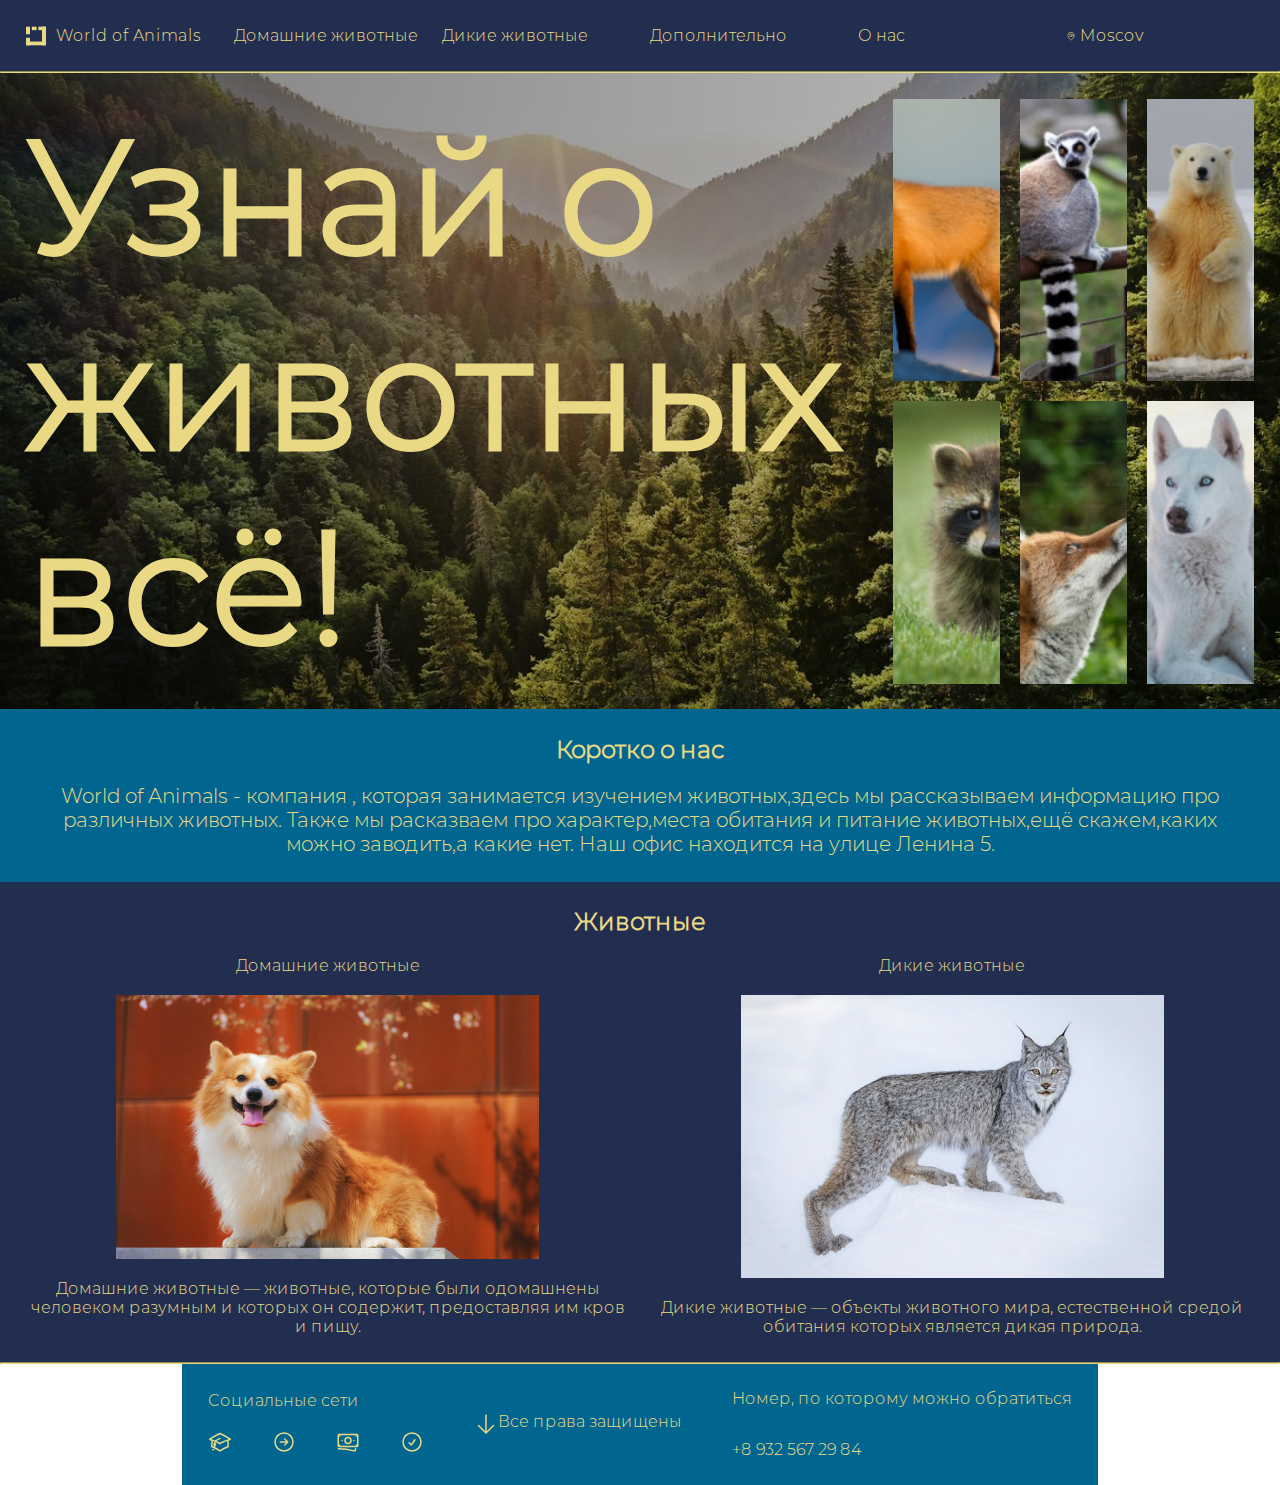
<file: index.html>
<!DOCTYPE html>
<html lang="en">
<head>
    <meta charset="UTF-8">
    <meta name="viewport" content="width=device-width, initial-scale=1.0">
    <title>World of Animals</title>
    <link rel="stylesheet" href="css/style.css">
</head>
<body>
    <header>
        <nav>
            <ul>
                <li><a href="index.html"><img src="images/logo.svg" alt="">World of Animals</a></li>
                <li><a href="page.html">Домашние животные</a></li>
                <li><a href="pagewild.html">Дикие животные</a></li>
                <li><a href="pagedop.html">Дополнительно</a></li>
                <li><a href="#">О нас</a></li>
                <li><a href="#"><svg xmlns="http://www.w3.org/2000/svg" fill="none" viewBox="0 0 24 24" stroke-width="1.5" stroke="currentColor" class="w-6 h-6">
                    <path stroke-linecap="round" stroke-linejoin="round" d="M15 10.5a3 3 0 1 1-6 0 3 3 0 0 1 6 0Z" />
                    <path stroke-linecap="round" stroke-linejoin="round" d="M19.5 10.5c0 7.142-7.5 11.25-7.5 11.25S4.5 17.642 4.5 10.5a7.5 7.5 0 1 1 15 0Z" />
                </svg>
                Moscov
                </a></li>
            </ul>
        </nav>
        <div class="burger">
            <svg xmlns="http://www.w3.org/2000/svg" fill="none" viewBox="0 0 24 24" stroke-width="1.5" stroke="currentColor" class="w-6 h-6">
                <path stroke-linecap="round" stroke-linejoin="round" d="M3.75 6.75h16.5M3.75 12h16.5m-16.5 5.25h16.5" />
            </svg>
        </div>
    </header>
    <section class="offset">
        <nav>
            <svg xmlns="http://www.w3.org/2000/svg" fill="none" viewBox="0 0 24 24" stroke-width="1.5" stroke="currentColor" class="w-6 h-6">
                <path stroke-linecap="round" stroke-linejoin="round" d="M6 18 18 6M6 6l12 12" />
            </svg>
            <ul>
                <li><a href="index.html"><img src="images/logo.svg" alt="">World of Animals</a></li>
                <li><a href="page.html">Домашние животные</a></li>
                <li><a href="pagewild.html">Дикие животные</a></li>
                <li><a href="pagedop.html">Дополнительно</a></li>
                <li><a href="#">О нас</a></li>
                <li><a href="#"><svg xmlns="http://www.w3.org/2000/svg" fill="none" viewBox="0 0 24 24" stroke-width="1.5" stroke="currentColor" class="w-6 h-6">
                    <path stroke-linecap="round" stroke-linejoin="round" d="M15 10.5a3 3 0 1 1-6 0 3 3 0 0 1 6 0Z" />
                    <path stroke-linecap="round" stroke-linejoin="round" d="M19.5 10.5c0 7.142-7.5 11.25-7.5 11.25S4.5 17.642 4.5 10.5a7.5 7.5 0 1 1 15 0Z" />
                </svg>
                Moscov
                </a></li>
            </ul>
        </nav>
    </section>
    <hr>
    <main>
        <section class="worldAnimal">
            <div class="left">
                <h1>Узнай о животных всё!</h1>
            </div>
            <div class="right">
                <img src="images/fox.jpg" alt="">
                <img src="images/lemur.jpg" alt="">
                <img src="images/whitebear.jpg" alt="">
                <img src="images/raccoon.jpg" alt="">
                <img src="images/foxes.jpg" alt="">
                <img src="images/whitewolf.jpg" alt="">
            </div>
        </section>
        <section class="short">
            <span>Коротко о нас</span>
            <p>World of Animals - компания , которая занимается изучением животных,здесь мы рассказываем информацию про различных животных.
                Также мы расказваем про характер,места обитания и питание животных,ещё скажем,каких можно заводить,а какие нет.
                Наш офис находится на улице Ленина 5.
            </p>
        </section>
        <section class="houseSauvages">
            <h2>Животные</h2>
            <div>
                <div class="left">
                    <span>Домашние животные</span>
                    <img src="images/dog.jpg" alt="">
                    <p>Домашние животные — животные, которые были одомашнены человеком разумным и которых он содержит, предоставляя им кров и пищу.</p>
                </div>
                <div class="right">
                    <span>Дикие животные</span>
                    <img src="images/lynx.jpg" alt="">
                    <p>Дикие животные — объекты животного мира, естественной средой обитания которых является дикая природа.</p>
                </div>
            </div>
        </section>
    </main>
    <hr>
    <footer>
        <div class="left">
            <span>Социальные сети</span>
            <ul>
                <li>
                    <a href="vk.com">
                        <svg xmlns="http://www.w3.org/2000/svg" fill="none" viewBox="0 0 24 24" stroke-width="1.5" stroke="currentColor" class="w-6 h-6">
                            <path stroke-linecap="round" stroke-linejoin="round" d="M4.26 10.147a60.438 60.438 0 0 0-.491 6.347A48.62 48.62 0 0 1 12 20.904a48.62 48.62 0 0 1 8.232-4.41 60.46 60.46 0 0 0-.491-6.347m-15.482 0a50.636 50.636 0 0 0-2.658-.813A59.906 59.906 0 0 1 12 3.493a59.903 59.903 0 0 1 10.399 5.84c-.896.248-1.783.52-2.658.814m-15.482 0A50.717 50.717 0 0 1 12 13.489a50.702 50.702 0 0 1 7.74-3.342M6.75 15a.75.75 0 1 0 0-1.5.75.75 0 0 0 0 1.5Zm0 0v-3.675A55.378 55.378 0 0 1 12 8.443m-7.007 11.55A5.981 5.981 0 0 0 6.75 15.75v-1.5" />
                        </svg>
                    </a>
                </li>
                <li>
                    <a href="youtube.com">
                        <svg xmlns="http://www.w3.org/2000/svg" fill="none" viewBox="0 0 24 24" stroke-width="1.5" stroke="currentColor" class="w-6 h-6">
                            <path stroke-linecap="round" stroke-linejoin="round" d="m12.75 15 3-3m0 0-3-3m3 3h-7.5M21 12a9 9 0 1 1-18 0 9 9 0 0 1 18 0Z" />
                        </svg>
                    </a>
                </li>
                <li>
                    <a href="github.com">
                        <svg xmlns="http://www.w3.org/2000/svg" fill="none" viewBox="0 0 24 24" stroke-width="1.5" stroke="currentColor" class="w-6 h-6">
                            <path stroke-linecap="round" stroke-linejoin="round" d="M2.25 18.75a60.07 60.07 0 0 1 15.797 2.101c.727.198 1.453-.342 1.453-1.096V18.75M3.75 4.5v.75A.75.75 0 0 1 3 6h-.75m0 0v-.375c0-.621.504-1.125 1.125-1.125H20.25M2.25 6v9m18-10.5v.75c0 .414.336.75.75.75h.75m-1.5-1.5h.375c.621 0 1.125.504 1.125 1.125v9.75c0 .621-.504 1.125-1.125 1.125h-.375m1.5-1.5H21a.75.75 0 0 0-.75.75v.75m0 0H3.75m0 0h-.375a1.125 1.125 0 0 1-1.125-1.125V15m1.5 1.5v-.75A.75.75 0 0 0 3 15h-.75M15 10.5a3 3 0 1 1-6 0 3 3 0 0 1 6 0Zm3 0h.008v.008H18V10.5Zm-12 0h.008v.008H6V10.5Z" />
                        </svg>
                    </a>
                </li>
                <li>
                    <a href="telegram.com">
                        <svg xmlns="http://www.w3.org/2000/svg" fill="none" viewBox="0 0 24 24" stroke-width="1.5" stroke="currentColor" class="w-6 h-6">
                            <path stroke-linecap="round" stroke-linejoin="round" d="M9 12.75 11.25 15 15 9.75M21 12a9 9 0 1 1-18 0 9 9 0 0 1 18 0Z" />
                        </svg>
                    </a>
                </li>
            </ul>
        </div>
        <div class="center">
            <svg xmlns="http://www.w3.org/2000/svg" fill="none" viewBox="0 0 24 24" stroke-width="1.5" stroke="currentColor" class="w-6 h-6">
                <path stroke-linecap="round" stroke-linejoin="round" d="M19.5 13.5 12 21m0 0-7.5-7.5M12 21V3" />
            </svg>
            <span>Все права защищены</span>
        </div>
        <div class="end">
            <span>Номер, по которому можно обратиться</span>
            <p>+8 932 567 29 84</p>
        </div>
    </footer>
    <script src="js/app.js"></script>
</body>
</html>
</file>
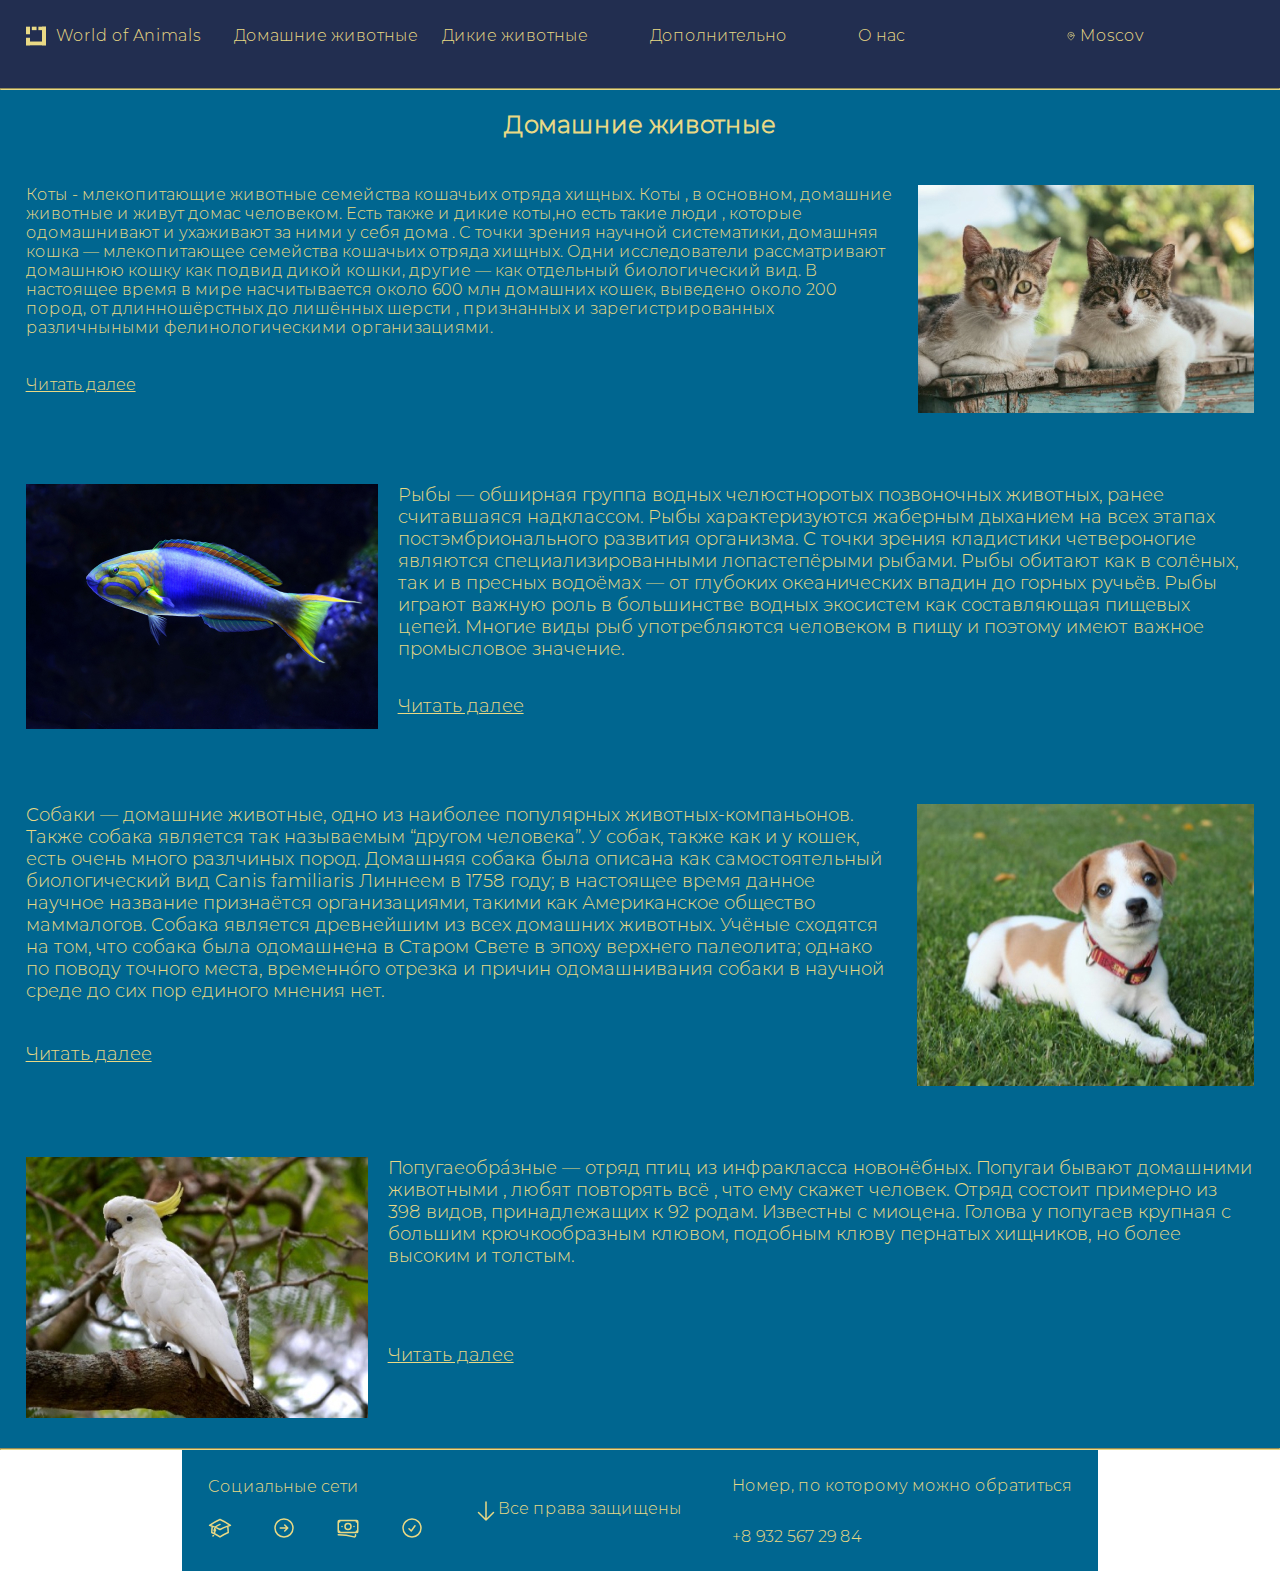
<file: page.html>
<!DOCTYPE html>
<html lang="en">
<head>
    <meta charset="UTF-8">
    <meta name="viewport" content="width=device-width, initial-scale=1.0">
    <title>Document</title>
    <link rel="stylesheet" href="css/page.css">
</head>
<body>
    <header>
        <nav>
            <ul>
                <li><a href="index.html"><img src="images/logo.svg" alt="">World of Animals</a></li>
                <li><a href="page.html">Домашние животные</a></li>
                <li><a href="pagewild.html">Дикие животные</a></li>
                <li><a href="pagedop.html">Дополнительно</a></li>
                <li><a href="#">О нас</a></li>
                <li><a href="#"><svg xmlns="http://www.w3.org/2000/svg" fill="none" viewBox="0 0 24 24" stroke-width="1.5" stroke="currentColor" class="w-6 h-6">
                    <path stroke-linecap="round" stroke-linejoin="round" d="M15 10.5a3 3 0 1 1-6 0 3 3 0 0 1 6 0Z" />
                    <path stroke-linecap="round" stroke-linejoin="round" d="M19.5 10.5c0 7.142-7.5 11.25-7.5 11.25S4.5 17.642 4.5 10.5a7.5 7.5 0 1 1 15 0Z" />
                </svg>
                Moscov
                </a></li>
            </ul>
        </nav>
        <div class="burger">
            <svg xmlns="http://www.w3.org/2000/svg" fill="none" viewBox="0 0 24 24" stroke-width="1.5" stroke="currentColor" class="w-6 h-6">
                <path stroke-linecap="round" stroke-linejoin="round" d="M3.75 6.75h16.5M3.75 12h16.5m-16.5 5.25h16.5" />
            </svg>
        </div>
    </header>
    <section class="offset">
        <nav>
            <svg xmlns="http://www.w3.org/2000/svg" fill="none" viewBox="0 0 24 24" stroke-width="1.5" stroke="currentColor" class="w-6 h-6">
                <path stroke-linecap="round" stroke-linejoin="round" d="M6 18 18 6M6 6l12 12" />
            </svg>
            <ul>
                <li><a href="index.html"><img src="images/logo.svg" alt="">World of Animals</a></li>
                <li><a href="#">Домашние животные</a></li>
                <li><a href="pagewild.html">Дикие животные</a></li>
                <li><a href="pagedop.html">Дополнительно</a></li>
                <li><a href="#">О нас</a></li>
                <li><a href="#"><svg xmlns="http://www.w3.org/2000/svg" fill="none" viewBox="0 0 24 24" stroke-width="1.5" stroke="currentColor" class="w-6 h-6">
                    <path stroke-linecap="round" stroke-linejoin="round" d="M15 10.5a3 3 0 1 1-6 0 3 3 0 0 1 6 0Z" />
                    <path stroke-linecap="round" stroke-linejoin="round" d="M19.5 10.5c0 7.142-7.5 11.25-7.5 11.25S4.5 17.642 4.5 10.5a7.5 7.5 0 1 1 15 0Z" />
                </svg>
                Moscov
                </a></li>
            </ul>
        </nav>
    </section>
    <hr>
    <main>
        <h2>Домашние животные</h2>
        <section class="cat">
            <div class="left">
                <p>Коты - млекопитающие животные семейства кошачьих отряда хищных. Коты , в основном, домашние животные и живут домас человеком. Есть также и дикие коты,но есть такие люди , которые одомашнивают и ухаживают за ними у себя дома . С точки зрения научной систематики, домашняя кошка — млекопитающее семейства кошачьих отряда хищных. Одни исследователи рассматривают домашнюю кошку как подвид дикой кошки, другие — как отдельный биологический вид. В настоящее время в мире насчитывается около 600 млн домашних кошек, выведено около 200 пород, от длинношёрстных  до лишённых шерсти , признанных и зарегистрированных различныными фелинологическими организациями. </p>
                <a href="#">Читать далее</a>
            </div>
            <div class="right">
                <img src="images/cat.jpg" alt="">
            </div>
        </section>
        <section class="fish">
            <div class="left">
                <img src="images/fish.jpg" alt="">
            </div>
            <div class="right">
                <p>Рыбы — обширная группа водных челюстноротых позвоночных животных, ранее считавшаяся надклассом. Рыбы характеризуются жаберным дыханием на всех этапах постэмбрионального развития организма. С точки зрения кладистики четвероногие являются специализированными лопастепёрыми рыбами. Рыбы обитают как в солёных, так и в пресных водоёмах — от глубоких океанических впадин до горных ручьёв. Рыбы играют важную роль в большинстве водных экосистем как составляющая пищевых цепей. Многие виды рыб употребляются человеком в пищу и поэтому имеют важное промысловое значение.</p>
                <a href="#">Читать далее</a>
            </div>
        </section>
        <section class="dog">
            <div class="left">
                <p>Собаки — домашние животные, одно из наиболее популярных животных-компаньонов. Также собака является так называемым “другом человека”. У собак, также как и у  кошек, есть очень много разлчиных пород. Домашняя собака была описана как самостоятельный биологический вид Canis familiaris Линнеем в 1758 году; в настоящее время данное научное название признаётся организациями, такими как Американское общество маммалогов. Собака является древнейшим из всех домашних животных. Учёные сходятся на том, что собака была одомашнена в Старом Свете в эпоху верхнего палеолита; однако по поводу точного места, временно́го отрезка и причин одомашнивания собаки в научной среде до сих пор единого мнения нет.  </p>
                <a href="#">Читать далее</a>
            </div>
            <div class="right">
                <img src="images/dogs.jpg" alt="">
            </div>
        </section>
        <section class="parrot">
            <div class="left">
                <img src="images/parrot.jpg" alt="">
            </div>
            <div class="right">
                <p>Попугаеобра́зные — отряд птиц из инфракласса новонёбных. Попугаи бывают домашними животными , любят повторять всё , что ему скажет человек. Отряд состоит примерно из 398 видов, принадлежащих к 92 родам. Известны с миоцена. Голова у попугаев крупная с большим крючкообразным клювом, подобным клюву пернатых хищников, но более высоким и толстым.</p>
                <a href="#">Читать далее</a>
            </div>
        </section>
    </main>
    <hr>
    <footer>
        <div class="left">
            <span>Социальные сети</span>
            <ul>
                <li>
                    <a href="vk.com">
                        <svg xmlns="http://www.w3.org/2000/svg" fill="none" viewBox="0 0 24 24" stroke-width="1.5" stroke="currentColor" class="w-6 h-6">
                            <path stroke-linecap="round" stroke-linejoin="round" d="M4.26 10.147a60.438 60.438 0 0 0-.491 6.347A48.62 48.62 0 0 1 12 20.904a48.62 48.62 0 0 1 8.232-4.41 60.46 60.46 0 0 0-.491-6.347m-15.482 0a50.636 50.636 0 0 0-2.658-.813A59.906 59.906 0 0 1 12 3.493a59.903 59.903 0 0 1 10.399 5.84c-.896.248-1.783.52-2.658.814m-15.482 0A50.717 50.717 0 0 1 12 13.489a50.702 50.702 0 0 1 7.74-3.342M6.75 15a.75.75 0 1 0 0-1.5.75.75 0 0 0 0 1.5Zm0 0v-3.675A55.378 55.378 0 0 1 12 8.443m-7.007 11.55A5.981 5.981 0 0 0 6.75 15.75v-1.5" />
                        </svg>
                    </a>
                </li>
                <li>
                    <a href="youtube.com">
                        <svg xmlns="http://www.w3.org/2000/svg" fill="none" viewBox="0 0 24 24" stroke-width="1.5" stroke="currentColor" class="w-6 h-6">
                            <path stroke-linecap="round" stroke-linejoin="round" d="m12.75 15 3-3m0 0-3-3m3 3h-7.5M21 12a9 9 0 1 1-18 0 9 9 0 0 1 18 0Z" />
                        </svg>
                    </a>
                </li>
                <li>
                    <a href="github.com">
                        <svg xmlns="http://www.w3.org/2000/svg" fill="none" viewBox="0 0 24 24" stroke-width="1.5" stroke="currentColor" class="w-6 h-6">
                            <path stroke-linecap="round" stroke-linejoin="round" d="M2.25 18.75a60.07 60.07 0 0 1 15.797 2.101c.727.198 1.453-.342 1.453-1.096V18.75M3.75 4.5v.75A.75.75 0 0 1 3 6h-.75m0 0v-.375c0-.621.504-1.125 1.125-1.125H20.25M2.25 6v9m18-10.5v.75c0 .414.336.75.75.75h.75m-1.5-1.5h.375c.621 0 1.125.504 1.125 1.125v9.75c0 .621-.504 1.125-1.125 1.125h-.375m1.5-1.5H21a.75.75 0 0 0-.75.75v.75m0 0H3.75m0 0h-.375a1.125 1.125 0 0 1-1.125-1.125V15m1.5 1.5v-.75A.75.75 0 0 0 3 15h-.75M15 10.5a3 3 0 1 1-6 0 3 3 0 0 1 6 0Zm3 0h.008v.008H18V10.5Zm-12 0h.008v.008H6V10.5Z" />
                        </svg>
                    </a>
                </li>
                <li>
                    <a href="telegram.com">
                        <svg xmlns="http://www.w3.org/2000/svg" fill="none" viewBox="0 0 24 24" stroke-width="1.5" stroke="currentColor" class="w-6 h-6">
                            <path stroke-linecap="round" stroke-linejoin="round" d="M9 12.75 11.25 15 15 9.75M21 12a9 9 0 1 1-18 0 9 9 0 0 1 18 0Z" />
                        </svg>
                    </a>
                </li>
            </ul>
        </div>
        <div class="center">
            <svg xmlns="http://www.w3.org/2000/svg" fill="none" viewBox="0 0 24 24" stroke-width="1.5" stroke="currentColor" class="w-6 h-6">
                <path stroke-linecap="round" stroke-linejoin="round" d="M19.5 13.5 12 21m0 0-7.5-7.5M12 21V3" />
            </svg>
            <span>Все права защищены</span>
        </div>
        <div class="end">
            <span>Номер, по которому можно обратиться</span>
            <p>+8 932 567 29 84</p>
        </div>
    </footer>
    <script src="js/app.js"></script>
</body>
</html>
</file>
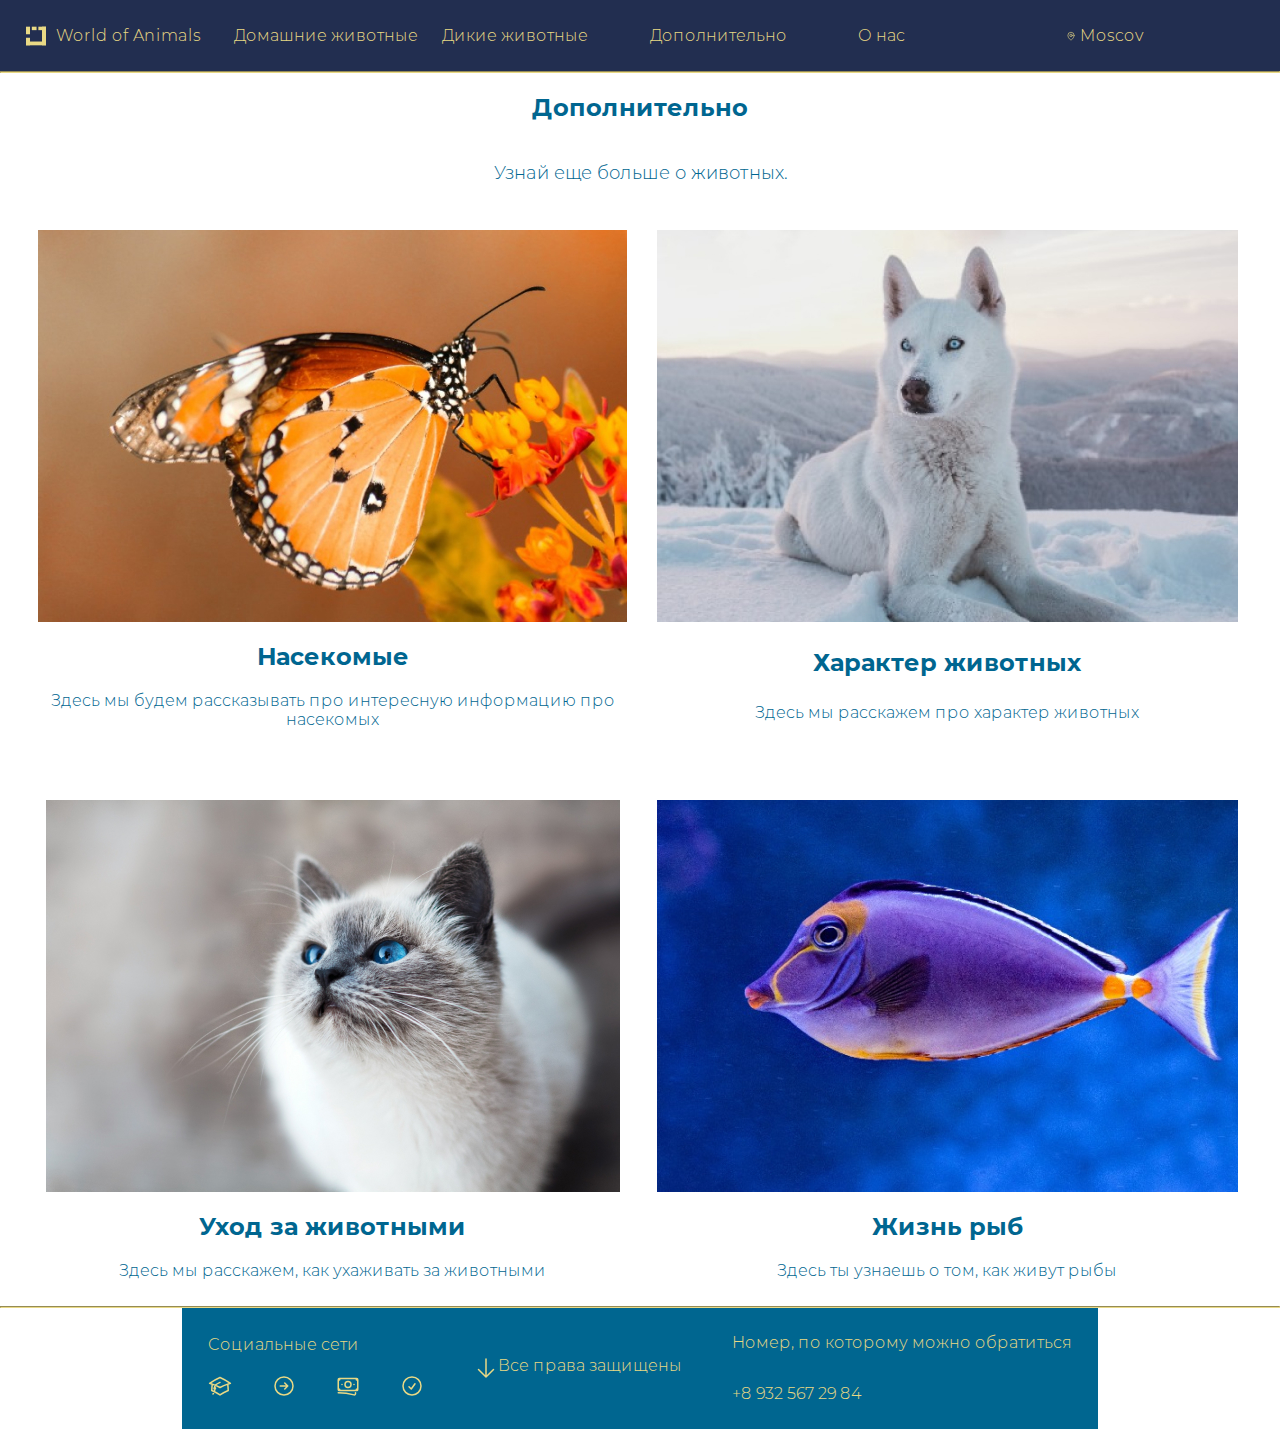
<file: pagedop.html>
<!DOCTYPE html>
<html lang="en">
<head>
    <meta charset="UTF-8">
    <meta name="viewport" content="width=device-width, initial-scale=1.0">
    <title>Document</title>
    <link rel="stylesheet" href="css/pagedop.css">
</head>
<body>
    <header>
        <nav>
            <ul>
                <li><a href="index.html"><img src="images/logo.svg" alt="">World of Animals</a></li>
                <li><a href="page.html">Домашние животные</a></li>
                <li><a href="pagewild.html">Дикие животные</a></li>
                <li><a href="pagedop.html">Дополнительно</a></li>
                <li><a href="#">О нас</a></li>
                <li><a href="#"><svg xmlns="http://www.w3.org/2000/svg" fill="none" viewBox="0 0 24 24" stroke-width="1.5" stroke="currentColor" class="w-6 h-6">
                    <path stroke-linecap="round" stroke-linejoin="round" d="M15 10.5a3 3 0 1 1-6 0 3 3 0 0 1 6 0Z" />
                    <path stroke-linecap="round" stroke-linejoin="round" d="M19.5 10.5c0 7.142-7.5 11.25-7.5 11.25S4.5 17.642 4.5 10.5a7.5 7.5 0 1 1 15 0Z" />
                </svg>
                Moscov
                </a></li>
            </ul>
        </nav>
        <div class="burger">
            <svg xmlns="http://www.w3.org/2000/svg" fill="none" viewBox="0 0 24 24" stroke-width="1.5" stroke="currentColor" class="w-6 h-6">
                <path stroke-linecap="round" stroke-linejoin="round" d="M3.75 6.75h16.5M3.75 12h16.5m-16.5 5.25h16.5" />
            </svg>
        </div>
    </header>
    <section class="offset">
        <nav>
            <svg xmlns="http://www.w3.org/2000/svg" fill="none" viewBox="0 0 24 24" stroke-width="1.5" stroke="currentColor" class="w-6 h-6">
                <path stroke-linecap="round" stroke-linejoin="round" d="M6 18 18 6M6 6l12 12" />
            </svg>
            <ul>
                <li><a href="index.html"><img src="images/logo.svg" alt="">World of Animals</a></li>
                <li><a href="#">Домашние животные</a></li>
                <li><a href="pagewild.html">Дикие животные</a></li>
                <li><a href="pagedop.html">Дополнительно</a></li>
                <li><a href="#">О нас</a></li>
                <li><a href="#"><svg xmlns="http://www.w3.org/2000/svg" fill="none" viewBox="0 0 24 24" stroke-width="1.5" stroke="currentColor" class="w-6 h-6">
                    <path stroke-linecap="round" stroke-linejoin="round" d="M15 10.5a3 3 0 1 1-6 0 3 3 0 0 1 6 0Z" />
                    <path stroke-linecap="round" stroke-linejoin="round" d="M19.5 10.5c0 7.142-7.5 11.25-7.5 11.25S4.5 17.642 4.5 10.5a7.5 7.5 0 1 1 15 0Z" />
                </svg>
                Moscov
                </a></li>
            </ul>
        </nav>
    </section>
    <hr>
    <main>
        <h1>Дополнительно</h1>
        <span>Узнай еще больше о животных.</span>
        <section class="animals1">
            <div class="left">
                <img src="images/butterfly.jpg" alt="">
                <h3>Насекомые</h3>
                <p>Здесь мы будем рассказывать про интересную информацию про насекомых</p>
            </div>
            <div class="right">
                <img src="images/whitewolf1.jpg" alt="">
                <h3>Характер животных</h3>
                <p>Здесь мы расскажем про характер животных</p>
            </div>
        </section>
        <section class="animals2">
            <div class="left">
                <img src="images/cats.jpg" alt="">
                <h3>Уход за животными</h3>
                <p>Здесь мы расскажем, как ухаживать за животными</p>
            </div>
            <div class="right">
                <img src="images/fishes.jpg" alt="">
                <h3>Жизнь рыб</h3>
                <p>Здесь ты узнаешь о том, как живут рыбы</p>
            </div>
        </section>
    </main>
    <hr>
    <footer>
        <div class="left">
            <span>Социальные сети</span>
            <ul>
                <li>
                    <a href="vk.com">
                        <svg xmlns="http://www.w3.org/2000/svg" fill="none" viewBox="0 0 24 24" stroke-width="1.5" stroke="currentColor" class="w-6 h-6">
                            <path stroke-linecap="round" stroke-linejoin="round" d="M4.26 10.147a60.438 60.438 0 0 0-.491 6.347A48.62 48.62 0 0 1 12 20.904a48.62 48.62 0 0 1 8.232-4.41 60.46 60.46 0 0 0-.491-6.347m-15.482 0a50.636 50.636 0 0 0-2.658-.813A59.906 59.906 0 0 1 12 3.493a59.903 59.903 0 0 1 10.399 5.84c-.896.248-1.783.52-2.658.814m-15.482 0A50.717 50.717 0 0 1 12 13.489a50.702 50.702 0 0 1 7.74-3.342M6.75 15a.75.75 0 1 0 0-1.5.75.75 0 0 0 0 1.5Zm0 0v-3.675A55.378 55.378 0 0 1 12 8.443m-7.007 11.55A5.981 5.981 0 0 0 6.75 15.75v-1.5" />
                        </svg>
                    </a>
                </li>
                <li>
                    <a href="youtube.com">
                        <svg xmlns="http://www.w3.org/2000/svg" fill="none" viewBox="0 0 24 24" stroke-width="1.5" stroke="currentColor" class="w-6 h-6">
                            <path stroke-linecap="round" stroke-linejoin="round" d="m12.75 15 3-3m0 0-3-3m3 3h-7.5M21 12a9 9 0 1 1-18 0 9 9 0 0 1 18 0Z" />
                        </svg>
                    </a>
                </li>
                <li>
                    <a href="github.com">
                        <svg xmlns="http://www.w3.org/2000/svg" fill="none" viewBox="0 0 24 24" stroke-width="1.5" stroke="currentColor" class="w-6 h-6">
                            <path stroke-linecap="round" stroke-linejoin="round" d="M2.25 18.75a60.07 60.07 0 0 1 15.797 2.101c.727.198 1.453-.342 1.453-1.096V18.75M3.75 4.5v.75A.75.75 0 0 1 3 6h-.75m0 0v-.375c0-.621.504-1.125 1.125-1.125H20.25M2.25 6v9m18-10.5v.75c0 .414.336.75.75.75h.75m-1.5-1.5h.375c.621 0 1.125.504 1.125 1.125v9.75c0 .621-.504 1.125-1.125 1.125h-.375m1.5-1.5H21a.75.75 0 0 0-.75.75v.75m0 0H3.75m0 0h-.375a1.125 1.125 0 0 1-1.125-1.125V15m1.5 1.5v-.75A.75.75 0 0 0 3 15h-.75M15 10.5a3 3 0 1 1-6 0 3 3 0 0 1 6 0Zm3 0h.008v.008H18V10.5Zm-12 0h.008v.008H6V10.5Z" />
                        </svg>
                    </a>
                </li>
                <li>
                    <a href="telegram.com">
                        <svg xmlns="http://www.w3.org/2000/svg" fill="none" viewBox="0 0 24 24" stroke-width="1.5" stroke="currentColor" class="w-6 h-6">
                            <path stroke-linecap="round" stroke-linejoin="round" d="M9 12.75 11.25 15 15 9.75M21 12a9 9 0 1 1-18 0 9 9 0 0 1 18 0Z" />
                        </svg>
                    </a>
                </li>
            </ul>
        </div>
        <div class="center">
            <svg xmlns="http://www.w3.org/2000/svg" fill="none" viewBox="0 0 24 24" stroke-width="1.5" stroke="currentColor" class="w-6 h-6">
                <path stroke-linecap="round" stroke-linejoin="round" d="M19.5 13.5 12 21m0 0-7.5-7.5M12 21V3" />
            </svg>
            <span>Все права защищены</span>
        </div>
        <div class="end">
            <span>Номер, по которому можно обратиться</span>
            <p>+8 932 567 29 84</p>
        </div>
    </footer>
    <script src="js/app.js"></script>
</body>
</html>
</file>
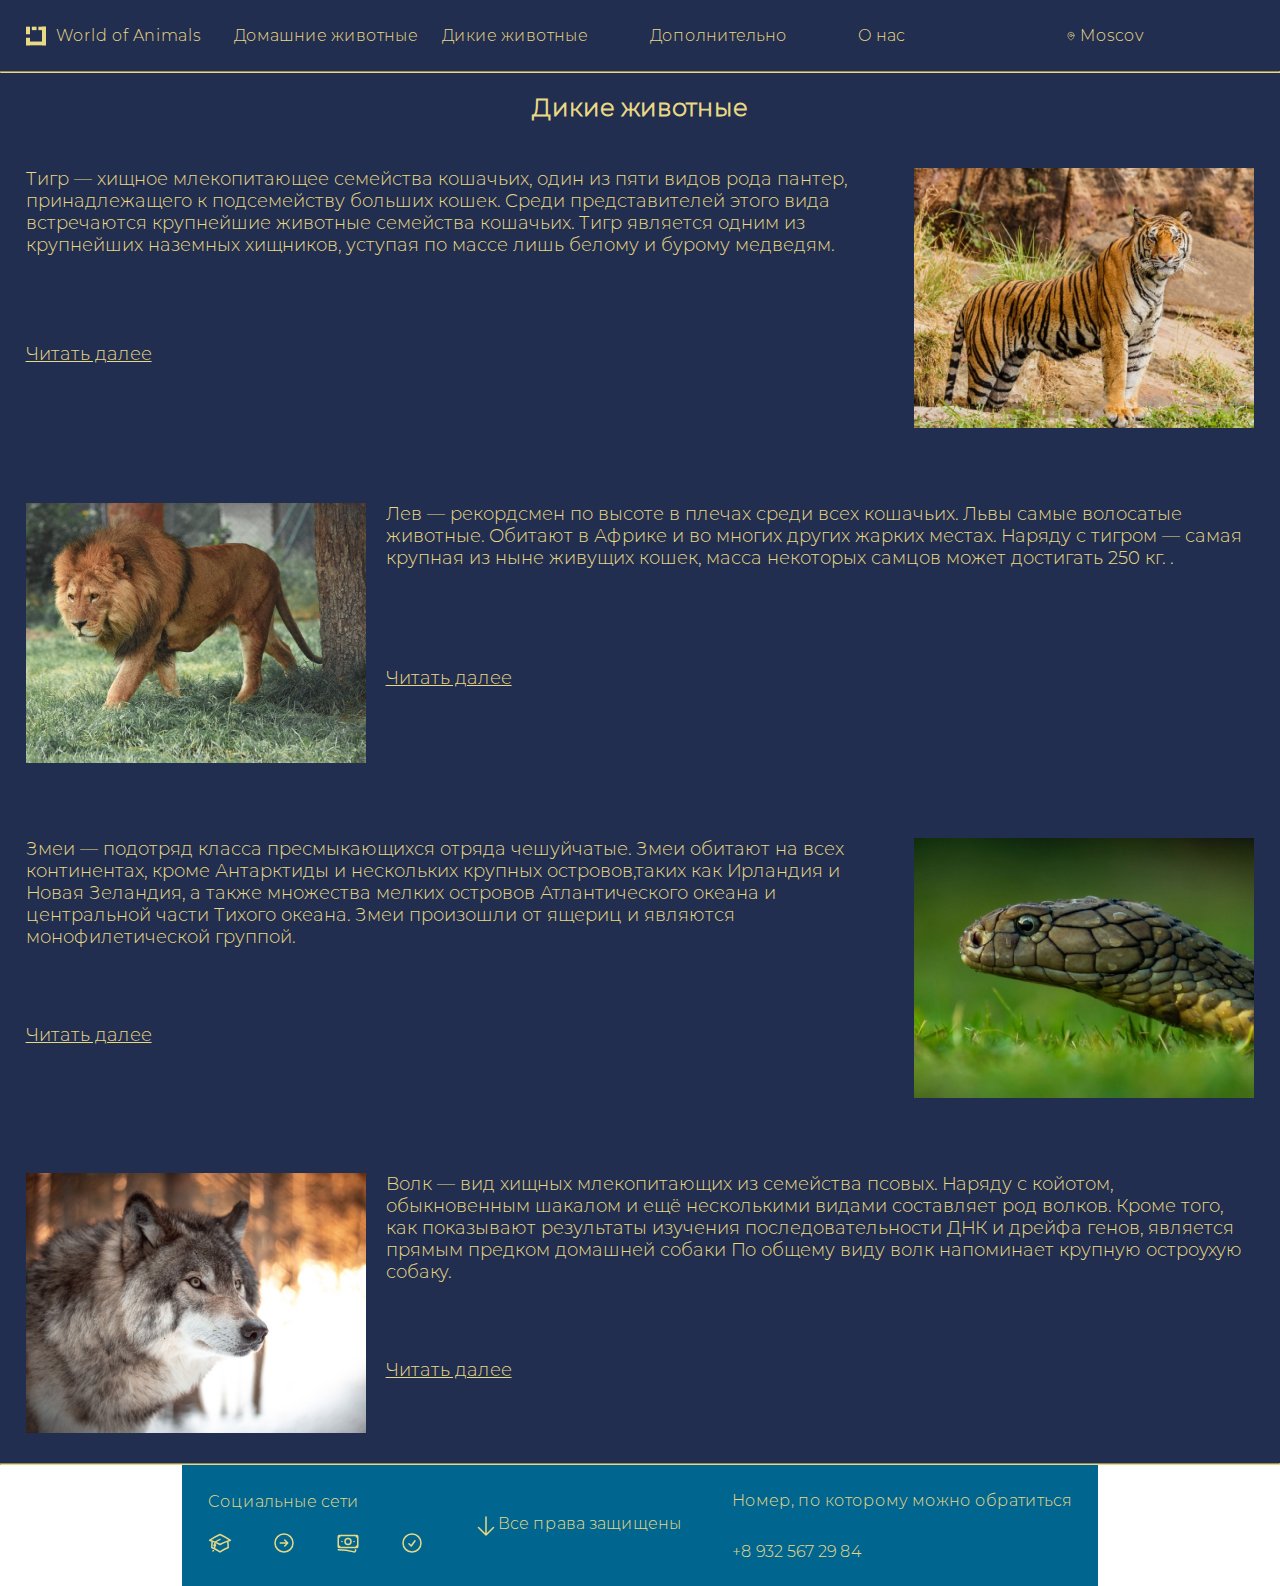
<file: pagewild.html>
<!DOCTYPE html>
<html lang="en">
<head>
    <meta charset="UTF-8">
    <meta name="viewport" content="width=device-width, initial-scale=1.0">
    <title>Document</title>
    <link rel="stylesheet" href="css/page3.css">
</head>
<body>
    <header>
        <nav>
            <ul>
                <li><a href="index.html"><img src="images/logo.svg" alt="">World of Animals</a></li>
                <li><a href="page.html">Домашние животные</li></a>
                <li><a href="#">Дикие животные</li></a>
                <li><a href="pagedop.html">Дополнительно</a></li>
                <li><a href="#">О нас</a></li>
                <li><a href="#"><svg xmlns="http://www.w3.org/2000/svg" fill="none" viewBox="0 0 24 24" stroke-width="1.5" stroke="currentColor" class="w-6 h-6">
                    <path stroke-linecap="round" stroke-linejoin="round" d="M15 10.5a3 3 0 1 1-6 0 3 3 0 0 1 6 0Z" />
                    <path stroke-linecap="round" stroke-linejoin="round" d="M19.5 10.5c0 7.142-7.5 11.25-7.5 11.25S4.5 17.642 4.5 10.5a7.5 7.5 0 1 1 15 0Z" />
                </svg>
                Moscov
                </a></li>
            </ul>
        </nav>
        <div class="burger">
            <svg xmlns="http://www.w3.org/2000/svg" fill="none" viewBox="0 0 24 24" stroke-width="1.5" stroke="currentColor" class="w-6 h-6">
                <path stroke-linecap="round" stroke-linejoin="round" d="M3.75 6.75h16.5M3.75 12h16.5m-16.5 5.25h16.5" />
            </svg>
        </div>
    </header>
    <section class="offset">
        <nav>
            <svg xmlns="http://www.w3.org/2000/svg" fill="none" viewBox="0 0 24 24" stroke-width="1.5" stroke="currentColor" class="w-6 h-6">
                <path stroke-linecap="round" stroke-linejoin="round" d="M6 18 18 6M6 6l12 12" />
            </svg>
            <ul>
                <li><a href="index.html"><img src="images/logo.svg" alt="">World of Animals</a></li>
                <li><a href="page.html">Домашние животные</a></li>
                <li><a href="#">Дикие животные</a></li>
                <li><a href="pagedop.html">Дополнительно</a></li>
                <li><a href="#">О нас</a></li>
                <li><a href="#"><svg xmlns="http://www.w3.org/2000/svg" fill="none" viewBox="0 0 24 24" stroke-width="1.5" stroke="currentColor" class="w-6 h-6">
                    <path stroke-linecap="round" stroke-linejoin="round" d="M15 10.5a3 3 0 1 1-6 0 3 3 0 0 1 6 0Z" />
                    <path stroke-linecap="round" stroke-linejoin="round" d="M19.5 10.5c0 7.142-7.5 11.25-7.5 11.25S4.5 17.642 4.5 10.5a7.5 7.5 0 1 1 15 0Z" />
                </svg>
                Moscov
                </a></li>
            </ul>
        </nav>
    </section>
    <hr>
    <main>
        <h2>Дикие животные</h2>
        <section class="tiger">
            <div class="left">
                <p>Тигр — хищное млекопитающее семейства кошачьих, один из пяти видов рода пантер, принадлежащего к подсемейству больших кошек. Среди представителей этого вида встречаются крупнейшие животные семейства  кошачьих. Тигр является одним из крупнейших наземных хищников, уступая по массе лишь белому и бурому медведям. </p>
                <a href="#">Читать далее</a>
            </div>
            <div class="right">
                <img src="images/tiger.jpg" alt="">
            </div>
        </section>
        <section class="lion">
            <div class="left">
                <img src="images/lion.jpg" alt="">
            </div>
            <div class="right">
                <p>Лев — рекордсмен по высоте в плечах среди всех кошачьих. Львы самые волосатые животные. Обитают в Африке и во многих других жарких местах. Наряду с тигром — самая крупная из ныне живущих кошек, масса некоторых самцов может достигать 250 кг. .</p>
                <a href="#">Читать далее</a>
            </div>
        </section>
        <section class="snake">
            <div class="left">
                <p>Змеи — подотряд класса пресмыкающихся отряда чешуйчатые. Змеи обитают на всех континентах, кроме Антарктиды и нескольких крупных островов,таких как Ирландия и Новая Зеландия, а также множества мелких островов Атлантического океана и центральной части Тихого океана. Змеи произошли от ящериц и являются монофилетической группой. </p>
                <a href="#">Читать далее</a>
            </div>
            <div class="right">
                <img src="images/snake.jpg" alt="">
            </div>
        </section>
        <section class="wolf">
            <div class="left">
                <img src="images/wolf.jpg" alt="">
            </div>
            <div class="right">
                <p>Волк — вид хищных млекопитающих из семейства псовых. Наряду с койотом, обыкновенным шакалом и ещё несколькими видами составляет род волков. Кроме того, как показывают результаты изучения последовательности ДНК и дрейфа генов, является прямым предком домашней собаки По общему виду волк напоминает крупную остроухую собаку. </p>
                <a href="#">Читать далее</a>
            </div>
        </section>
    </main>
    <hr>
    <footer>
        <div class="left">
            <span>Социальные сети</span>
            <ul>
                <li>
                    <a href="vk.com">
                        <svg xmlns="http://www.w3.org/2000/svg" fill="none" viewBox="0 0 24 24" stroke-width="1.5" stroke="currentColor" class="w-6 h-6">
                            <path stroke-linecap="round" stroke-linejoin="round" d="M4.26 10.147a60.438 60.438 0 0 0-.491 6.347A48.62 48.62 0 0 1 12 20.904a48.62 48.62 0 0 1 8.232-4.41 60.46 60.46 0 0 0-.491-6.347m-15.482 0a50.636 50.636 0 0 0-2.658-.813A59.906 59.906 0 0 1 12 3.493a59.903 59.903 0 0 1 10.399 5.84c-.896.248-1.783.52-2.658.814m-15.482 0A50.717 50.717 0 0 1 12 13.489a50.702 50.702 0 0 1 7.74-3.342M6.75 15a.75.75 0 1 0 0-1.5.75.75 0 0 0 0 1.5Zm0 0v-3.675A55.378 55.378 0 0 1 12 8.443m-7.007 11.55A5.981 5.981 0 0 0 6.75 15.75v-1.5" />
                        </svg>
                    </a>
                </li>
                <li>
                    <a href="youtube.com">
                        <svg xmlns="http://www.w3.org/2000/svg" fill="none" viewBox="0 0 24 24" stroke-width="1.5" stroke="currentColor" class="w-6 h-6">
                            <path stroke-linecap="round" stroke-linejoin="round" d="m12.75 15 3-3m0 0-3-3m3 3h-7.5M21 12a9 9 0 1 1-18 0 9 9 0 0 1 18 0Z" />
                        </svg>
                    </a>
                </li>
                <li>
                    <a href="github.com">
                        <svg xmlns="http://www.w3.org/2000/svg" fill="none" viewBox="0 0 24 24" stroke-width="1.5" stroke="currentColor" class="w-6 h-6">
                            <path stroke-linecap="round" stroke-linejoin="round" d="M2.25 18.75a60.07 60.07 0 0 1 15.797 2.101c.727.198 1.453-.342 1.453-1.096V18.75M3.75 4.5v.75A.75.75 0 0 1 3 6h-.75m0 0v-.375c0-.621.504-1.125 1.125-1.125H20.25M2.25 6v9m18-10.5v.75c0 .414.336.75.75.75h.75m-1.5-1.5h.375c.621 0 1.125.504 1.125 1.125v9.75c0 .621-.504 1.125-1.125 1.125h-.375m1.5-1.5H21a.75.75 0 0 0-.75.75v.75m0 0H3.75m0 0h-.375a1.125 1.125 0 0 1-1.125-1.125V15m1.5 1.5v-.75A.75.75 0 0 0 3 15h-.75M15 10.5a3 3 0 1 1-6 0 3 3 0 0 1 6 0Zm3 0h.008v.008H18V10.5Zm-12 0h.008v.008H6V10.5Z" />
                        </svg>
                    </a>
                </li>
                <li>
                    <a href="telegram.com">
                        <svg xmlns="http://www.w3.org/2000/svg" fill="none" viewBox="0 0 24 24" stroke-width="1.5" stroke="currentColor" class="w-6 h-6">
                            <path stroke-linecap="round" stroke-linejoin="round" d="M9 12.75 11.25 15 15 9.75M21 12a9 9 0 1 1-18 0 9 9 0 0 1 18 0Z" />
                        </svg>
                    </a>
                </li>
            </ul>
        </div>
        <div class="center">
            <svg xmlns="http://www.w3.org/2000/svg" fill="none" viewBox="0 0 24 24" stroke-width="1.5" stroke="currentColor" class="w-6 h-6">
                <path stroke-linecap="round" stroke-linejoin="round" d="M19.5 13.5 12 21m0 0-7.5-7.5M12 21V3" />
            </svg>
            <span>Все права защищены</span>
        </div>
        <div class="end">
            <span>Номер, по которому можно обратиться</span>
            <p>+8 932 567 29 84</p>
        </div>
    </footer>
    <script src="js/app.js"></script>
</body>
</html>
</file>
<file: css/style.css>
@font-face {
    font-family: "Montserrat";
    src: url(../fonts/Montserrat-Regular.woff2);
    font-weight: 200;
}

@font-face {
    font-family: "Montserrat";
    src: url(../fonts/Montserrat-Bold.woff2);
    font-weight: 200;
}

@font-face {
    font-family: "Montserrat";
    src: url(../fonts/Montserrat-Black.woff2);
    font-weight: 200;
}

@font-face {
    font-family: "Montserrat";
    src: url(../fonts/Montserrat-Light.woff2);
    font-weight: 200;
}

*{
    margin: 0;
    padding: 0;
    box-sizing: border-box;
}

:root{
    --color-white: #ffffff;
    --color-blue: #006690;
    --color-yellow: #E9D985;
    --color-dark: #222E50;
}

hr{
    border-color: var(--color-yellow);
}

header{
    display: grid;
    background-color: var(--color-dark);
    padding: 2vw;
    column-gap: 17px;
}

header nav ul{
    font-family: "Montserrat";
    font-weight: 200;
    font-size: 16px;
    display: grid;
    grid-template-columns: repeat(6,1fr);
    column-gap: 20px;
    list-style-type: none;
    color: var(--color-yellow);

}

header .burger svg{
    width: 20px;
    height: 20px;
    cursor: pointer;
    color: var(--color-yellow);
    display: none;
}

header nav ul li a{
    color: var(--color-yellow);
    text-decoration: none;
}

header nav ul li:first-child a{
    display: grid;
    grid-template-columns: min-content max-content;
    align-items: center;
    column-gap: 10px;
}

header nav ul li:first-child img{
    height: 20px;
    width: 20px;
}

header nav ul li:last-child svg{
    height: 10px;
    width: 10px;
    color: var(--color-yellow);
}

section.offset{
    display: none;
    position: absolute;
    left: 0;
    right: 0;
    top: 0;
    bottom: 0;
    background-color: #222e50c5;
    z-index: 1000;
}

section.offset nav{
    display: grid;
    grid-template-rows: 30px 1fr;
    padding: 20px;
}

section.offset nav svg{
    color: var(--color-yellow);
    height: 20px;
    width: 20px;
    justify-self: end;
    cursor: pointer;
}


section.offset nav ul{
    padding-top: 60px;
    padding-top: 60px;
    display: grid;
    justify-items: center;
    list-style-type: none;
    row-gap: 20px;
}

section.offset nav ul a{
    color: var(--color-yellow);
    text-decoration: none;
    font-family: "Montserrat";
    font-size: 20px;
}

main section.worldAnimal{
    display: grid;
    grid-template-columns: repeat(2,1fr);
    background-image: linear-gradient(
        to right,
      rgb(0 0 0 / 50%),
      rgb(0 0 0 / 20%)
    ),
    url(../images/nature.jpg);
    background-repeat: no-repeat;
    background-size: cover;
}

main section.worldAnimal .left{
    font-family: "Montserrat";
    font-size: 80px;
    padding: 2vw;
    color: var(--color-yellow);
}

main section.worldAnimal .right img{
    width: 100%;
    height: 100%;
    object-fit: cover;
}

main section.worldAnimal .right{
    display: grid;
    grid-template-columns: repeat(3,1fr);
    column-gap: 20px;
    row-gap: 20px;
    padding-top: 40px;
    padding-bottom: 20px;
    padding: 2vw;
    padding-right: 2vw;
}

main section.short{
    display: grid;
    background-color: var(--color-blue);
    padding: 2vw 53px;
    row-gap: 20px;
}

main section.short span{
    font-family: "Montserrat";
    color: var(--color-yellow);
    font-size: 24px;
    font-weight: bold;
    text-align: center;
}

main section.short p{
    font-family: "Montserrat";
    font-size: 20px;
    color: var(--color-yellow);
    text-align: center;
}

main section.houseSauvages{
    display: grid;
    padding: 2vw;
    background-color: var(--color-dark);
    row-gap: 20px;
}

main section.houseSauvages>div{
    display: grid;
    grid-template-columns: repeat(2,1fr);
    column-gap: 20px;
    row-gap: 20px;
}

main section.houseSauvages div>div.left{
    display: flex;
    flex-direction: column;
    row-gap: 20px;
}

main section.houseSauvages div>div.left img{
    width: 70%;
    height: 90%;
    margin: 0 auto;
}

main section.houseSauvages div>div.right{
    display: flex;
    flex-direction: column;
    row-gap: 20px;
    margin: 0 auto;
}

main section.houseSauvages div>div.right img{
    width: 70%;
    height: 88%;
    margin: 0 auto;
}

main section.houseSauvages div>div.right p{
    color: var(--color-yellow);
    font-family: "Montserrat";
    text-align: center;
}

main section.houseSauvages div>div.left p{
    color: var(--color-yellow);
    font-family: "Montserrat";
    text-align: center;
}

main section.houseSauvages h2{
    text-align: center;
    font-family: "Montserrat";
    font-size: 24px;
    color: var(--color-yellow);
}

main section.houseSauvages div>div.right span{
    font-family: "Montserrat";
    text-align: center;
    font-size: 16px;
    color: var(--color-yellow);
}

main section.houseSauvages .left>span{
    font-family: "Montserrat";
    text-align: center;
    color: var(--color-yellow);
}

footer{
    padding: 2vw;
    display: flex;
    justify-self: center;
    align-items: center;
    column-gap: 50px;
    background-color: var(--color-blue);
}

footer .left{
    display: grid;
    row-gap: 20px;
}

footer ul{
    display: flex;
    column-gap: 40px;
    list-style-type: none;
}

footer .left>ul li a svg{
    color: var(--color-yellow);
    width: 24px;
    height: 24px;
}

footer .left span{
    font-family: "Montserrat";
    color: var(--color-yellow);
}

footer .center{
    display: flex;
    margin: 0 auto;
}

footer .center svg{
    color: var(--color-yellow);
    height: 24px;
    width: 24px;
}

footer .center span{
    font-family: "Montserrat";
    color: var(--color-yellow);
}

footer .end{
    display: grid;
    row-gap: 32px;
}

footer .end span{
    font-family: "Montserrat";
    color: var(--color-yellow);
}
footer .end p{
    font-family: "Montserrat";
    color: var(--color-yellow);
}

@media screen and (max-width: 390px){
    header nav ul li{
        display: none;
    }
    header nav ul li:nth-child(1){
        display: block;
    }
    header .burger{
        display: flex;
        grid-column: 2/3;
        grid-row: 1/2;
        justify-self: end;
        column-gap: 20px;
    }

    header .burger svg{
        display: block;
    }

    section.offset nav ul li:first-child(){
        column-gap: 10px;
    }

    main section.worldAnimal{
        grid-template-columns: 1fr;
    }

    main section.worldAnimal .left{
        font-size: 24px;
    }

    main section.worldAnimal .right{
        padding: 2vw;
        grid-template-columns: repeat(2,1fr);
        row-gap: 20px;
        margin: 0 auto;
    }

    main section.worldAnimal .right img{
        width: 100%;
        height: 100%;
        object-fit: cover;
    }

    main section.short p{
        font-size: 16px;
    }

    main section.houseSauvages div{
        grid-template-columns: 1fr;
        row-gap: 20px;
    }

    footer{
        flex-direction: column;
        row-gap: 20px;
    }

    footer div{
        margin: 0 auto;
        text-align: center;
    }



}
</file>
<file: css/page.css>
@font-face {
    font-family: "Montserrat";
    src: url(../fonts/Montserrat-Regular.woff2);
    font-weight: 200;
}

@font-face {
    font-family: "Montserrat";
    src: url(../fonts/Montserrat-Bold.woff2);
    font-weight: 200;
}

@font-face {
    font-family: "Montserrat";
    src: url(../fonts/Montserrat-Black.woff2);
    font-weight: 200;
}

@font-face {
    font-family: "Montserrat";
    src: url(../fonts/Montserrat-Light.woff2);
    font-weight: 200;
}

*{
    margin: 0;
    padding: 0;
    box-sizing: border-box;
}

:root{
    --color-white: #ffffff;
    --color-blue: #006690;
    --color-yellow: #E9D985;
    --color-dark: #222E50;
}

header{
    display: grid;
    background-color: var(--color-dark);
    padding: 2vw;
    row-gap: 17px;
}

header nav ul{
    font-family: "Montserrat";
    font-weight: 200;
    font-size: 16px;
    display: grid;
    grid-template-columns: repeat(6,1fr);
    column-gap: 20px;
    list-style-type: none;
    color: var(--color-yellow);
}

header nav ul li a{
    color: var(--color-yellow);
    text-decoration: none;
}

header nav ul li:first-child a{
    display: grid;
    grid-template-columns: min-content max-content;
    align-items: center;
    column-gap: 10px;
}

header nav ul li:first-child img{
    height: 20px;
    width: 20px;
}

header nav ul li:last-child svg{
    height: 10px;
    width: 10px;
    color: var(--color-yellow);
}

header .burger svg{
    width: 20px;
    height: 20px;
    cursor: pointer;
    color: var(--color-yellow);
    display: none;
}

section.offset{
    display: none;
    position: absolute;
    left: 0;
    right: 0;
    top: 0;
    bottom: 0;
    background-color: #222e50c5;
    z-index: 1000;
}

section.offset nav{
    display: grid;
    grid-template-rows: 30px 1fr;
    padding: 20px;
}

section.offset nav svg{
    color: var(--color-yellow);
    height: 20px;
    width: 20px;
    justify-self: end;
    cursor: pointer;
}


section.offset nav ul{
    padding-top: 60px;
    padding-top: 60px;
    display: grid;
    justify-items: center;
    list-style-type: none;
    row-gap: 20px;
}

section.offset nav ul a{
    color: var(--color-yellow);
    text-decoration: none;
    font-family: "Montserrat";
    font-size: 20px;
}


main{
    display: grid;
    row-gap: 20px;
    background-color: var(--color-blue);
}

main h2{
    padding-top: 20px;
    font-family: "Montserrat";
    font-size: 24px;
    text-align: center;
    color: var(--color-yellow);
}

main section.cat{
    display: flex;
    column-gap: 20px;
    padding: 2vw;
}

main section.cat .left{
    display: grid;
    row-gap: 20px;
}

main section.cat .left p{
    font-family: "Montserrat";
    font-size: 16px;
    color: var(--color-yellow);
}

main section.cat .left a{
    font-family: "Montserrat";
    font-size: 16px;
    color: var(--color-yellow);
}


main section.fish{
    display: flex;
    column-gap: 20px;
    padding: 2vw;
}

main section.fish .right{
    display: grid;
    row-gap: 20px;
}

main section.fish .right p{
    font-family: "Montserrat";
    font-size: 18px;
    color: var(--color-yellow);
    font-weight: 200px;
}

main section.fish .right a{
    font-family: "Montserrat";
    font-size: 18px;
    color: var(--color-yellow);
    font-weight: 20px;
}

main section.dog{
    display: flex;
    padding: 2vw;
    column-gap: 20px;
}

main section.dog .left p{
    font-family: "Montserrat";
    font-size: 18px;
    font-weight: 200;
    color: var(--color-yellow);
}

main section.dog .left{
    display: grid;
    row-gap: 20px;
}

main section.dog .left a{
    font-family: "Montserrat";
    font-size: 18px;
    color: var(--color-yellow);
    font-weight: 20px;
}

main section.cat .right{
    display: grid;
}


main section.dog .right{
    display: grid;
}

main section.parrot{
    display: flex;
    padding: 2vw;
    column-gap: 20px;

}

main section.parrot .right{
    display: grid;
    row-gap: 20px;
}

main section.parrot .right p{
    font-family: "Montserrat";
    font-size: 18px;
    color: var(--color-yellow);
    font-weight: 200px;
}

main section.parrot .right a{
    font-family: "Montserrat";
    font-size: 18px;
    color: var(--color-yellow);
    font-weight: 20px;
}

hr{
    border-color: var(--color-yellow);
}

footer{
    padding: 2vw;
    display: flex;
    justify-self: center;
    align-items: center;
    column-gap: 50px;
    background-color: var(--color-blue);
}

footer .left{
    display: grid;
    row-gap: 20px;
}

footer ul{
    display: flex;
    column-gap: 40px;
    list-style-type: none;
}

footer .left>ul li a svg{
    color: var(--color-yellow);
    width: 24px;
    height: 24px;
}

footer .left span{
    font-family: "Montserrat";
    color: var(--color-yellow);
}

footer .center{
    display: flex;
    margin: 0 auto;
}

footer .center svg{
    color: var(--color-yellow);
    height: 24px;
    width: 24px;
}

footer .center span{
    font-family: "Montserrat";
    color: var(--color-yellow);
}

footer .end{
    display: grid;
    row-gap: 32px;
}

footer .end span{
    font-family: "Montserrat";
    color: var(--color-yellow);
}
footer .end p{
    font-family: "Montserrat";
    color: var(--color-yellow);
}

@media screen and (max-width: 490px){
    header nav ul li{
        display: none;
    }
    header nav ul li:nth-child(1){
        display: grid;
        grid-template-columns: repeat(2,1fr)
    }
    header .burger{
        display: flex;
        grid-column: 2/3;
        grid-row: 1/2;
        justify-self: end;
        column-gap: 20px;
    }

    header .burger svg{
        display: block;
    }

    main h2{
        text-align: center;
    }

    main section.cat{
        flex-direction: column;
        row-gap: 20px;
    }


    main section.cat .left{
        text-align: center;
        font-size: 16px;
    }


    main section.cat .right img{
        display: grid;
        width: 50%;
        height: 100%;
        object-fit: cover;
        margin: 0 auto;
    }

    main section.fish{
        flex-direction: column;
        row-gap: 20px;
    }

    main section.fish .left img{
        display: grid;
        width: 50%;
        height: 100%;
        object-fit: cover;
        margin: 0 auto;
    }


    main section.fish .right{
        text-align: center;
        font-size: 16px;
    }

    main section.dog{
        flex-direction: column;
        row-gap: 20px;
    }

    main section.dog .left p{
        text-align: center;
        font-size: 16px;
    }

    main section.dog .left a{
        text-align: center;
    }

    main section.dog .right img{
        display: grid;
        width: 50%;
        height: 100%;
        margin: 0 auto;
        object-fit: cover;
    }

    main section.parrot{
        flex-direction: column;
        row-gap: 20px;
    }

    main section.parrot .left img{
        display: grid;
        width: 50%;
        height: 100%;
        object-fit: cover;
        margin: 0 auto;
    }


    main section.parrot .right p{
        text-align: center;
        font-size: 16px;
    }

    main section.parrot .right a{
        text-align: center;
    }

    footer{
        flex-direction: column;
        row-gap: 20px;
    }

    footer div{
        margin: 0 auto;
        text-align: center;
    }
}
</file>
<file: css/pagedop.css>
@font-face {
    font-family: "Montserrat";
    src: url(../fonts/Montserrat-Regular.woff2);
    font-weight: 400;
}

@font-face {
    font-family: "Montserrat";
    src: url(../fonts/Montserrat-Bold.woff2);
    font-weight: bold;
}

@font-face {
    font-family: "Montserrat";
    src: url(../fonts/Montserrat-Black.woff2);
    font-weight: 400;
}

@font-face {
    font-family: "Montserrat";
    src: url(../fonts/Montserrat-Light.woff2);
    font-weight: 400;
}

*{
    margin: 0;
    padding: 0;
    box-sizing: border-box;
}

:root{
    --color-white: #ffffff;
    --color-blue: #006690;
    --color-yellow: #E9D985;
    --color-dark: #222E50;
}

hr{
    border-color: var(--color-yellow);
}

header{
    display: grid;
    background-color: var(--color-dark);
    padding: 2vw;
    column-gap: 17px;
}

header nav ul{
    font-family: "Montserrat";
    font-weight: 200;
    font-size: 16px;
    display: grid;
    grid-template-columns: repeat(6,1fr);
    column-gap: 20px;
    list-style-type: none;
    color: var(--color-yellow);

}

header .burger svg{
    width: 20px;
    height: 20px;
    cursor: pointer;
    color: var(--color-yellow);
    display: none;
}

header nav ul li a{
    color: var(--color-yellow);
    text-decoration: none;
}

header nav ul li:first-child a{
    display: grid;
    grid-template-columns: min-content max-content;
    align-items: center;
    column-gap: 10px;
}

header nav ul li:first-child img{
    height: 20px;
    width: 20px;
}

header nav ul li:last-child svg{
    height: 10px;
    width: 10px;
    color: var(--color-yellow);
}

section.offset{
    display: none;
    position: absolute;
    left: 0;
    right: 0;
    top: 0;
    bottom: 0;
    background-color: #222e50c5;
    z-index: 1000;
}

section.offset nav{
    display: grid;
    grid-template-rows: 30px 1fr;
    padding: 20px;
}

section.offset nav svg{
    color: var(--color-yellow);
    height: 20px;
    width: 20px;
    justify-self: end;
    cursor: pointer;
}


section.offset nav ul{
    padding-top: 60px;
    padding-top: 60px;
    display: grid;
    justify-items: center;
    list-style-type: none;
    row-gap: 20px;
}

section.offset nav ul a{
    color: var(--color-yellow);
    text-decoration: none;
    font-family: "Montserrat";
    font-size: 20px;
}

main{
    display: grid;
    row-gap: 20px;
}

main h1{
    font-family: "Montserrat";
    font-size: 24px;
    text-align: center;
    padding-top: 20px;
    color: var(--color-blue);
}

main span{
    display: grid;
    font-family: "Montserrat";
    font-size: 18px;
    text-align: center;
    padding-top: 20px;
    font-weight: 400;
    color: var(--color-blue);
}

main section.animals1{
    display: grid;
    padding: 2vw;
    grid-template-columns: repeat(2,1fr);
}

main section.animals1 .right{
    display: grid;
    margin: 0 auto;
    font-family: "Montserrat";
    row-gap: 20px;
    text-align: center;
    justify-self: end;
}

main section.animals1 .left{
    display: grid;
    margin: 0 auto;
    font-family: "Montserrat";
    text-align: center;
    row-gap: 20px;
    justify-self: start;
}

main section.animals1 .left img{
    align-items: center;
    margin: 0 auto;
}

main section.animals1 .left h3{
    color: var(--color-blue);
    font-size: 24px;
    font-weight: bold;
}

main section.animals1 .left p{
    color: var(--color-blue);
    font-weight: 400;
}

main section.animals1 .right h3{
    color: var(--color-blue);
    font-size: 24px;
    font-weight: bold;
}

main section.animals1 .right p{
    color: var(--color-blue);
    font-weight: 400;
}

main section.animals2{
    display: grid;
    padding: 2vw;
    grid-template-columns: repeat(2,1fr);
}

main section.animals2 .right{
    display: grid;
    margin: 0 auto;
    font-family: "Montserrat";
    row-gap: 20px;
    text-align: center;
    justify-self: end;
}

main section.animals2 .left{
    display: grid;
    font-family: "Montserrat";
    text-align: center;
    row-gap: 20px;
    margin: 0 auto;
    justify-self: start;
}

main section.animals2 .left img{
    align-items: center;
    margin: 0 auto;
}

main section.animals2 .left h3{
    color: var(--color-blue);
    font-size: 24px;
    font-weight: bold;
}

main section.animals2 .left p{
    color: var(--color-blue);
    font-weight: 400;
}



main section.animals2 .right h3{
    color: var(--color-blue);
    font-size: 24px;
    font-weight: bold;
}

main section.animals2 .right p{
    color: var(--color-blue);
    font-weight: 400;
}

footer{
    padding: 2vw;
    display: flex;
    justify-self: center;
    align-items: center;
    column-gap: 50px;
    background-color: var(--color-blue);
}

footer .left{
    display: grid;
    row-gap: 20px;
}

footer ul{
    display: flex;
    column-gap: 40px;
    list-style-type: none;
}

footer .left>ul li a svg{
    color: var(--color-yellow);
    width: 24px;
    height: 24px;
}

footer .left span{
    font-family: "Montserrat";
    color: var(--color-yellow);
}

footer .center{
    display: flex;
    margin: 0 auto;
}

footer .center svg{
    color: var(--color-yellow);
    height: 24px;
    width: 24px;
}

footer .center span{
    font-family: "Montserrat";
    color: var(--color-yellow);
}

footer .end{
    display: grid;
    row-gap: 32px;
}

footer .end span{
    font-family: "Montserrat";
    color: var(--color-yellow);
}
footer .end p{
    font-family: "Montserrat";
    color: var(--color-yellow);
}

@media screen and (max-width: 390px){
    header nav ul li{
        display: none;
    }
    header nav ul li:nth-child(1){
        display: grid;
        grid-template-columns: repeat(2,1fr)
    }
    header .burger{
        display: flex;
        grid-column: 2/3;
        grid-row: 1/2;
        justify-self: end;
        column-gap: 20px;
    }

    header .burger svg{
        display: block;
    }

    main section.animals1{
        justify-self: start;
        grid-template-columns: 1fr;
    }

    main section.animals1 .left img{
        width: 50%;
        height: 100%;
        object-fit: cover;

    }

    footer{
        flex-direction: column;
        row-gap: 20px;
    }

    footer div{
        margin: 0 auto;
        text-align: center;
    }
}
</file>
<file: css/page3.css>
@font-face {
    font-family: "Montserrat";
    src: url(../fonts/Montserrat-Regular.woff2);
    font-weight: 200;
}

@font-face {
    font-family: "Montserrat";
    src: url(../fonts/Montserrat-Bold.woff2);
    font-weight: 200;
}

@font-face {
    font-family: "Montserrat";
    src: url(../fonts/Montserrat-Black.woff2);
    font-weight: 200;
}

@font-face {
    font-family: "Montserrat";
    src: url(../fonts/Montserrat-Light.woff2);
    font-weight: 200;
}

*{
    margin: 0;
    padding: 0;
    box-sizing: border-box;
}

:root{
    --color-white: #ffffff;
    --color-blue: #006690;
    --color-yellow: #E9D985;
    --color-dark: #222E50;
}

header{
    display: grid;
    background-color: var(--color-dark);
    padding: 2vw;
    column-gap: 17px;
}

header nav ul{
    font-family: "Montserrat";
    font-weight: 200;
    font-size: 16px;
    display: grid;
    grid-template-columns: repeat(6,1fr);
    column-gap: 20px;
    list-style-type: none;
    color: var(--color-yellow);

}

header .burger svg{
    width: 20px;
    height: 20px;
    cursor: pointer;
    color: var(--color-yellow);
    display: none;
}

header nav ul li a{
    color: var(--color-yellow);
    text-decoration: none;
}

header nav ul li:first-child a{
    display: grid;
    grid-template-columns: min-content max-content;
    align-items: center;
    column-gap: 10px;
}

header nav ul li:first-child img{
    height: 20px;
    width: 20px;
}

header nav ul li:last-child svg{
    height: 10px;
    width: 10px;
    color: var(--color-yellow);
}


section.offset{
    display: none;
    position: absolute;
    left: 0;
    right: 0;
    top: 0;
    bottom: 0;
    background-color: #222e50c5;
    z-index: 1000;
}

section.offset nav{
    display: grid;
    grid-template-rows: 30px 1fr;
    padding: 20px;
}

section.offset nav svg{
    color: var(--color-yellow);
    height: 20px;
    width: 20px;
    justify-self: end;
    cursor: pointer;
}


section.offset nav ul{
    padding-top: 60px;
    padding-top: 60px;
    display: grid;
    justify-items: center;
    list-style-type: none;
    row-gap: 20px;
}

section.offset nav ul a{
    color: var(--color-yellow);
    text-decoration: none;
    font-family: "Montserrat";
    font-size: 20px;
}

hr{
    border-color: var(--color-yellow);
}

main{
    display: grid;
    row-gap: 20px;
    background-color: var(--color-dark);
}

main h2{
    text-align: center;
    padding-top: 20px;
    font-family: "Montserrat";
    font-size: 24px;
    color: var(--color-yellow);
}

main section.tiger{
    display: flex;
    column-gap: 20px;
    padding: 2vw;
}

main section.tiger .left{
    display: grid;
    font-family: "Montserrat";
    row-gap: 20px;
    font-size: 18px;
    color: var(--color-yellow);
}

main section.tiger .left a{
    font-family: "Montserrat";
    color: var(--color-yellow);
}

main section.lion{
    display: flex;
    column-gap: 20px;
    padding: 2vw;
}

main section.lion .right{
    display: grid;
    font-family: "Montserrat";
    font-size: 18px;
    row-gap: 20px;
    color: var(--color-yellow);
}

main section.lion .right a{
    font-family: "Montserrat";
    font-size: 18px;
    color: var(--color-yellow);
}

main section.snake{
    display: flex;
    column-gap: 20px;
    padding: 2vw;
}

main section.snake .left{
    display: grid;
    font-family: "Montserrat";
    row-gap: 20px;
    font-size: 18px;
    color: var(--color-yellow);
}

main section.snake a{
    font-family: "Montserrat";
    color: var(--color-yellow);
}

main section.wolf{
    display: flex;
    column-gap: 20px;
    padding: 2vw;
}

main section.wolf .right{
    display: grid;
    font-family: "Montserrat";
    font-size: 18px;
    row-gap: 20px;
    color: var(--color-yellow);
}

main section.wolf .right a{
    font-family: "Montserrat";
    font-size: 18px;
    color: var(--color-yellow);
}

footer{
    padding: 2vw;
    display: flex;
    justify-self: center;
    align-items: center;
    column-gap: 50px;
    background-color: var(--color-blue);
}

footer .left{
    display: grid;
    row-gap: 20px;
}

footer ul{
    display: flex;
    column-gap: 40px;
    list-style-type: none;
}

footer .left>ul li a svg{
    color: var(--color-yellow);
    width: 24px;
    height: 24px;
}

footer .left span{
    font-family: "Montserrat";
    color: var(--color-yellow);
}

footer .center{
    display: flex;
    margin: 0 auto;
}

footer .center svg{
    color: var(--color-yellow);
    height: 24px;
    width: 24px;
}

footer .center span{
    font-family: "Montserrat";
    color: var(--color-yellow);
}

footer .end{
    display: grid;
    row-gap: 32px;
}

footer .end span{
    font-family: "Montserrat";
    color: var(--color-yellow);
}
footer .end p{
    font-family: "Montserrat";
    color: var(--color-yellow);
}

@media screen and (max-width: 490px){
    header nav ul li{
        display: none;
    }
    header nav ul li:nth-child(1){
        display: grid;
        grid-template-columns: repeat(2,1fr)
    }
    header .burger{
        display: flex;
        grid-column: 2/3;
        grid-row: 1/2;
        justify-self: end;
        column-gap: 20px;
    }

    header .burger svg{
        display: block;
    }

    main h2{
        text-align: center;
    }

    main section.tiger{
        flex-direction: column;
        row-gap: 20px;
    }

    main section.tiger .left p{
        text-align: center;
        font-size: 16px;
    }

    main section.tiger .left a{
        text-align: center;
        font-size: 14px;
    }

    main section.tiger .right img{
        display: grid;
        width: 50%;
        height: 100%;
        object-fit: cover;
        margin: 0 auto;
    }

    main section.lion{
        flex-direction: column;
        row-gap: 20px;
    }

    main section.lion .left img{
        display: grid;
        width: 50%;
        height: 100%;
        object-fit: cover;
        margin: 0 auto;
    }

    main section.lion .right p{
        text-align: center;
        font-size: 16px;
    }

    main section.lion .right a{
        text-align: center;
        font-size: 16px;
    }


    main section.snake{
        flex-direction: column;
        row-gap: 20px;
    }

    main section.snake .left p{
        text-align: center;
        font-size: 16px;
    }

    main section.snake .left a{
        text-align: center;
        font-size: 14px;
    }

    main section.snake .right img{
        display: grid;
        width: 50%;
        height: 100%;
        object-fit: cover;
        margin: 0 auto;
    }

    main section.wolf{
        flex-direction: column;
        row-gap: 20px;
    }

    main section.wolf .left img{
        display: grid;
        width: 50%;
        height: 100%;
        object-fit: cover;
        margin: 0 auto;
    }

    main section.wolf .right p{
        text-align: center;
        font-size: 16px;
    }

    main section.wolf .right a{
        text-align: center;
        font-size: 16px;
    }

    footer{
        flex-direction: column;
        row-gap: 20px;
    }

    footer div{
        margin: 0 auto;
        text-align: center;
    }
}
</file>
